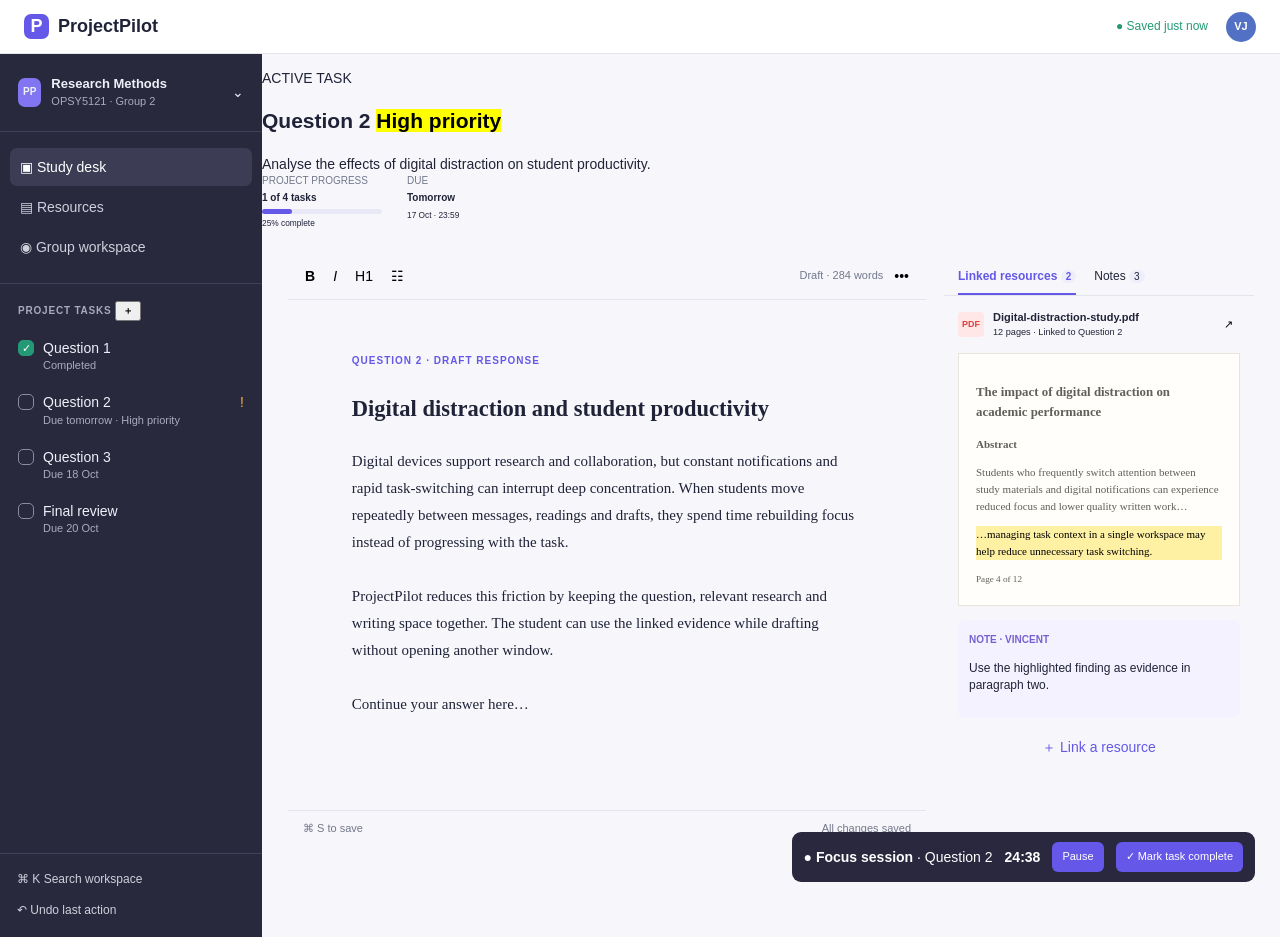
<file: ICE TASK 4 CONSOLE/pages/index.html>
<!doctype html>
<html lang="en">
<head>
  <meta charset="utf-8">
  <meta name="viewport" content="width=device-width,initial-scale=1">
  <title>ProjectPilot | Study Desk</title>
  <link rel="stylesheet" href="../css/styles.css">
</head>
<body>
  <header class="top">
    <a href="dashboard.html" class="brand"><b>P</b>ProjectPilot</a>
    <span class="saved">● Saved just now</span>
    <button class="avatar">VJ</button>
  </header>

  <main>
    <aside>
      <a class="project" href="dashboard.html"><b>PP</b><span>Research Methods<small>OPSY5121 · Group 2</small></span>⌄</a>
      <nav>
        <a class="active" href="dashboard.html">▣ Study desk</a>
        <a href="services.html">▤ Resources</a>
        <a href="Users.html">◉ Group workspace</a>
      </nav>

      <div class="tasks">
        <p>PROJECT TASKS <button>＋</button></p>
        <a href="#q2"><i class="done">✓</i><span>Question 1<small>Completed</small></span></a>
        <a class="selected" href="#q2"><i></i><span>Question 2<small>Due tomorrow · High priority</small></span><em>!</em></a>
        <a href="#q2"><i></i><span>Question 3<small>Due 18 Oct</small></span></a>
        <a href="#q2"><i></i><span>Final review<small>Due 20 Oct</small></span></a>
      </div>

      <footer>
        <button>⌘ K Search workspace</button>
        <button>↶ Undo last action</button>
      </footer>
    </aside>

    <section class="desk" id="q2">
      <header class="deskhead">
        <div>
          <p>ACTIVE TASK</p>
          <h1>Question 2 <mark>High priority</mark></h1>
          <span>Analyse the effects of digital distraction on student productivity.</span>
        </div>

        <div class="stats">
          <span>PROJECT PROGRESS<b>1 of 4 tasks</b><i><u></u></i><small>25% complete</small></span>
          <span>DUE<b>Tomorrow</b><small>17 Oct · 23:59</small></span>
        </div>
      </header>

      <div class="grid">
        <article class="editor">
          <div class="toolbar">
            <button><b>B</b></button><button><i>I</i></button><button>H1</button><button>☷</button>
            <span>Draft · 284 words</span><button>•••</button>
          </div>

          <div class="writing" contenteditable="true">
            <p>QUESTION 2 · DRAFT RESPONSE</p>
            <h2>Digital distraction and student productivity</h2>
            <div>
              Digital devices support research and collaboration, but constant notifications and rapid task-switching can interrupt deep concentration. When students move repeatedly between messages, readings and drafts, they spend time rebuilding focus instead of progressing with the task.
              <br><br>
              ProjectPilot reduces this friction by keeping the question, relevant research and writing space together. The student can use the linked evidence while drafting without opening another window.
              <br><br>
              <span>Continue your answer here…</span>
            </div>
          </div>

          <footer>⌘ S to save <span>All changes saved</span></footer>
        </article>

        <article class="resources">
          <div class="tabs"><b>Linked resources <i>2</i></b><span>Notes <i>3</i></span></div>

          <section class="pdf">
            <header>
              <strong>PDF</strong>
              <span><b>Digital-distraction-study.pdf</b><small>12 pages · Linked to Question 2</small></span>
              <button>↗</button>
            </header>

            <div class="paper">
              <h3>The impact of digital distraction on academic performance</h3>
              <b>Abstract</b>
              <p>Students who frequently switch attention between study materials and digital notifications can experience reduced focus and lower quality written work…</p>
              <mark>…managing task context in a single workspace may help reduce unnecessary task switching.</mark>
              <small>Page 4 of 12</small>
            </div>
          </section>

          <section class="note">
            <b>NOTE · VINCENT</b>
            <p>Use the highlighted finding as evidence in paragraph two.</p>
          </section>

          <button class="link">＋ Link a resource</button>
        </article>
      </div>

      <div class="timer">
        <span>● <b>Focus session</b> · Question 2</span>
        <strong>24:38</strong>
        <button>Pause</button>
        <button class="complete">✓ Mark task complete</button>
      </div>
    </section>
  </main>
</body>
</html>
</file>
<file: ICE TASK 4 CONSOLE/css/styles.css>
:root {
  --ink: #202338;
  --muted: #72778b;
  --line: #e4e5ed;
  --violet: #6558e8;
  --side: #29293d;
  --soft: #f7f7fb;
  --green: #239a75;
}

* {
  box-sizing: border-box;
}

body {
  margin: 0;
  font: 14px/1.45 "Segoe UI", Arial, sans-serif;
  color: var(--ink);
  background: var(--soft);
}

a {
  color: inherit;
  text-decoration: none;
}

button {
  font: inherit;
  cursor: pointer;
}

.top {
  height: 54px;
  display: flex;
  align-items: center;
  gap: 18px;
  padding: 0 24px;
  background: white;
  border-bottom: 1px solid var(--line);
}

.brand {
  display: flex;
  align-items: center;
  gap: 9px;
  font-size: 18px;
  font-weight: 750;
}

.brand b {
  width: 25px;
  height: 25px;
  color: white;
  line-height: 25px;
  text-align: center;
  background: var(--violet);
  border-radius: 7px;
}

.saved {
  margin-left: auto;
  color: var(--green);
  font-size: 12px;
}

.avatar {
  width: 30px;
  height: 30px;
  color: white;
  background: #5271c4;
  border: 0;
  border-radius: 50%;
  font-size: 11px;
  font-weight: bold;
}

main {
  display: flex;
  min-height: calc(100vh - 54px);
}

aside {
  width: 262px;
  display: flex;
  flex-direction: column;
  color: #eef0f8;
  background: var(--side);
}

.project {
  display: flex;
  align-items: center;
  gap: 10px;
  padding: 21px 18px;
  border-bottom: 1px solid #404056;
}

.project > b {
  padding: 7px 5px;
  background: #8175f2;
  border-radius: 7px;
  font-size: 10px;
}

.project span {
  flex: 1;
  font-size: 13px;
  font-weight: bold;
}

.project small,
.tasks small {
  display: block;
  color: #aaabbd;
  font-size: 11px;
  font-weight: normal;
}

nav {
  padding: 14px 10px;
  border-bottom: 1px solid #404056;
}

nav a {
  display: block;
  margin: 2px 0;
  padding: 9px 10px;
  color: #ced0dc;
  border-radius: 7px;
}

nav a:hover,
nav .active,
.tasks a:hover {
  color: white;
  background: #3c3c55;
}

.tasks {
  flex: 1;
  padding: 17px 10px;
}

.tasks p {
  margin: 0 8px 8px;
  color: #aaaabd;
  font-size: 10px;
  font-weight: bold;
  letter-spacing: .08em;
}

.tasks a {
  display: flex;
  align-items: flex-start;
  gap: 9px;
  padding: 9px 8px;
  border-radius: 7px;
}

.tasks i {
  width: 16px;
  height: 16px;
  flex: none;
  margin-top: 2px;
  border: 1px solid #898b9e;
  border-radius: 5px;
}

.tasks .done {
  color: white;
  text-align: center;
  background: var(--green);
  border-color: var(--green);
  font-style: normal;
  font-size: 11px;
}

.tasks em {
  margin-left: auto;
  color: #f0b049;
  font-style: normal;
}

aside footer {
  padding: 10px;
  border-top: 1px solid #404056;
}

aside footer button {
  display: block;
  width: 100%;
  padding: 7px;
  color: #ced0dc;
  text-align: left;
  background: transparent;
  border: 0;
  font-size: 12px;
}

.desk,
.page {
  flex: 1;
  min-width: 0;
}

.page {
  padding: 0 32px 35px;
}

.pagehead {
  display: flex;
  justify-content: space-between;
  align-items: center;
  gap: 20px;
  margin: 0 -32px 29px;
  padding: 25px 32px;
  background: white;
  border-bottom: 1px solid var(--line);
}

.pagehead p {
  margin: 0;
  color: var(--violet);
  font-size: 10px;
  font-weight: bold;
  letter-spacing: .1em;
}

.pagehead h1 {
  margin: 4px 0;
  font-size: 25px;
}

.pagehead span {
  color: var(--muted);
}

.pagehead mark {
  padding: 5px 8px;
  color: #a6610d;
  background: #fff2dd;
  border-radius: 15px;
  font-size: 11px;
}

.stats {
  display: flex;
  gap: 25px;
  color: var(--muted);
  font-size: 10px;
}

.stats span {
  min-width: 120px;
}

.stats b,
.stats small {
  display: block;
  margin: 3px 0;
  color: var(--ink);
}

.stats i {
  display: block;
  height: 5px;
  background: #e9e8f6;
  border-radius: 5px;
}

.stats u {
  display: block;
  width: 25%;
  height: 100%;
  background: var(--violet);
  border-radius: 5px;
}

.grid,
.resource-grid {
  display: grid;
  grid-template-columns: minmax(0, 1fr) 310px;
  gap: 18px;
  max-width: 1500px;
  margin: auto;
}

.grid {
  padding: 22px 26px 90px;
}

.card,
.members,
.safe {
  background: white;
  border: 1px solid var(--line);
  border-radius: 10px;
}

.toolbar {
  display: flex;
  align-items: center;
  gap: 4px;
  height: 46px;
  padding: 0 10px;
  border-bottom: 1px solid var(--line);
}

.toolbar button,
.resources button {
  padding: 5px 7px;
  background: transparent;
  border: 0;
}

.toolbar span {
  margin-left: auto;
  color: var(--muted);
  font-size: 11px;
}

.writing {
  min-height: 510px;
  padding: 42px 10%;
  font-family: Georgia, serif;
  font-size: 15px;
  line-height: 1.8;
  outline: 0;
}

.writing > p {
  color: var(--violet);
  font-family: "Segoe UI", Arial, sans-serif;
  font-size: 10px;
  font-weight: bold;
  letter-spacing: .1em;
}

.editor footer {
  padding: 10px 15px;
  color: var(--muted);
  border-top: 1px solid var(--line);
  font-size: 11px;
}

.editor footer span {
  float: right;
}

.tabs {
  display: flex;
  gap: 18px;
  padding: 14px 14px 0;
  border-bottom: 1px solid var(--line);
  font-size: 12px;
}

.tabs b {
  padding-bottom: 8px;
  color: var(--violet);
  border-bottom: 2px solid var(--violet);
}

.tabs i {
  padding: 1px 5px;
  background: #eeeefa;
  border-radius: 10px;
  font-size: 10px;
  font-style: normal;
}

.pdf {
  padding: 14px;
}

.pdf header {
  display: flex;
  align-items: center;
  gap: 9px;
  font-size: 11px;
}

.pdf header > strong,
.type {
  padding: 6px 4px;
  color: #df4141;
  background: #ffe7e7;
  border-radius: 4px;
  font-size: 9px;
}

.pdf header span {
  flex: 1;
}

.pdf header span > * {
  display: block;
}

.paper {
  margin-top: 13px;
  padding: 17px;
  color: #625f5a;
  background: #fffefa;
  border: 1px solid #e9e5dd;
  font: 11px/1.55 Georgia, serif;
}

.paper mark {
  display: block;
  margin: 10px 0;
  background: #fff1a4;
}

.note {
  margin: 0 14px 14px;
  padding: 11px;
  background: #f5f2ff;
  border-radius: 7px;
  font-size: 12px;
}

.note b {
  color: #7761cf;
  font-size: 10px;
}

.link {
  width: calc(100% - 28px);
  margin: 0 14px 15px;
  padding: 9px;
  color: var(--violet);
  background: white;
  border: 1px dashed #b8b4dd;
  border-radius: 6px;
}

.timer {
  position: fixed;
  right: 25px;
  bottom: 18px;
  display: flex;
  align-items: center;
  gap: 12px;
  padding: 10px 12px;
  color: white;
  background: #29283e;
  border-radius: 9px;
}

.timer button,
.primary {
  padding: 7px 10px;
  color: white;
  background: var(--violet);
  border: 0;
  border-radius: 6px;
  font-size: 11px;
}

.resource-grid {
  grid-template-columns: minmax(0, 1fr) 285px;
  max-width: 1100px;
}

.list {
  overflow: hidden;
  border: 1px solid var(--line);
  border-radius: 9px;
}

.list article,
.members article {
  display: flex;
  align-items: center;
  gap: 12px;
  padding: 13px;
  border-bottom: 1px solid var(--line);
}

.list span {
  flex: 1;
}

.list strong,
.list small {
  display: block;
}

.list small {
  color: var(--muted);
  font-size: 11px;
}

.list mark,
.members mark {
  padding: 4px 7px;
  color: #626477;
  background: #f0f0f4;
  border-radius: 13px;
  font-size: 10px;
}

.list a {
  color: var(--violet);
  font-size: 11px;
  font-weight: bold;
}

.safe {
  align-self: start;
  padding: 22px;
}

.safe p,
.safe li {
  color: var(--muted);
  font-size: 12px;
}

.cards {
  display: grid;
  grid-template-columns: repeat(3, 1fr);
  gap: 13px;
  max-width: 900px;
  margin-bottom: 25px;
}

.cards article {
  padding: 16px;
  background: white;
  border: 1px solid var(--line);
  border-radius: 9px;
}

.cards small,
.cards span {
  display: block;
  color: var(--muted);
  font-size: 10px;
}

.cards b {
  display: block;
  margin: 3px 0;
  font-size: 22px;
}

.members {
  max-width: 900px;
  padding: 19px;
}

.members article {
  display: grid;
  grid-template-columns: 34px 1fr 145px 105px;
}

.av {
  display: grid;
  width: 32px;
  height: 32px;
  color: white;
  background: #8765bd;
  border-radius: 50%;
  place-items: center;
  font-size: 10px;
  font-style: normal;
  font-weight: bold;
}

.av.two { background: #5271c4; }
.av.three { background: #df8b3e; }
.av.four { background: #46a77f; }

.members span b,
.members span small {
  display: block;
}

.members span small {
  color: var(--muted);
  font-size: 10px;
}

.members em {
  color: var(--green);
  font-size: 10px;
  font-style: normal;
  font-weight: bold;
}

.members .progress {
  color: #b07316;
}

@media (max-width: 850px) {
  aside {
    width: 215px;
  }

  .grid,
  .resource-grid {
    grid-template-columns: 1fr;
  }

  .stats {
    display: none;
  }
}

@media (max-width: 650px) {
  aside {
    display: none;
  }

  .page {
    padding: 0 15px 25px;
  }

  .pagehead {
    margin: 0 -15px 20px;
    padding: 18px;
  }

  .cards {
    grid-template-columns: 1fr;
  }
}
</file>
